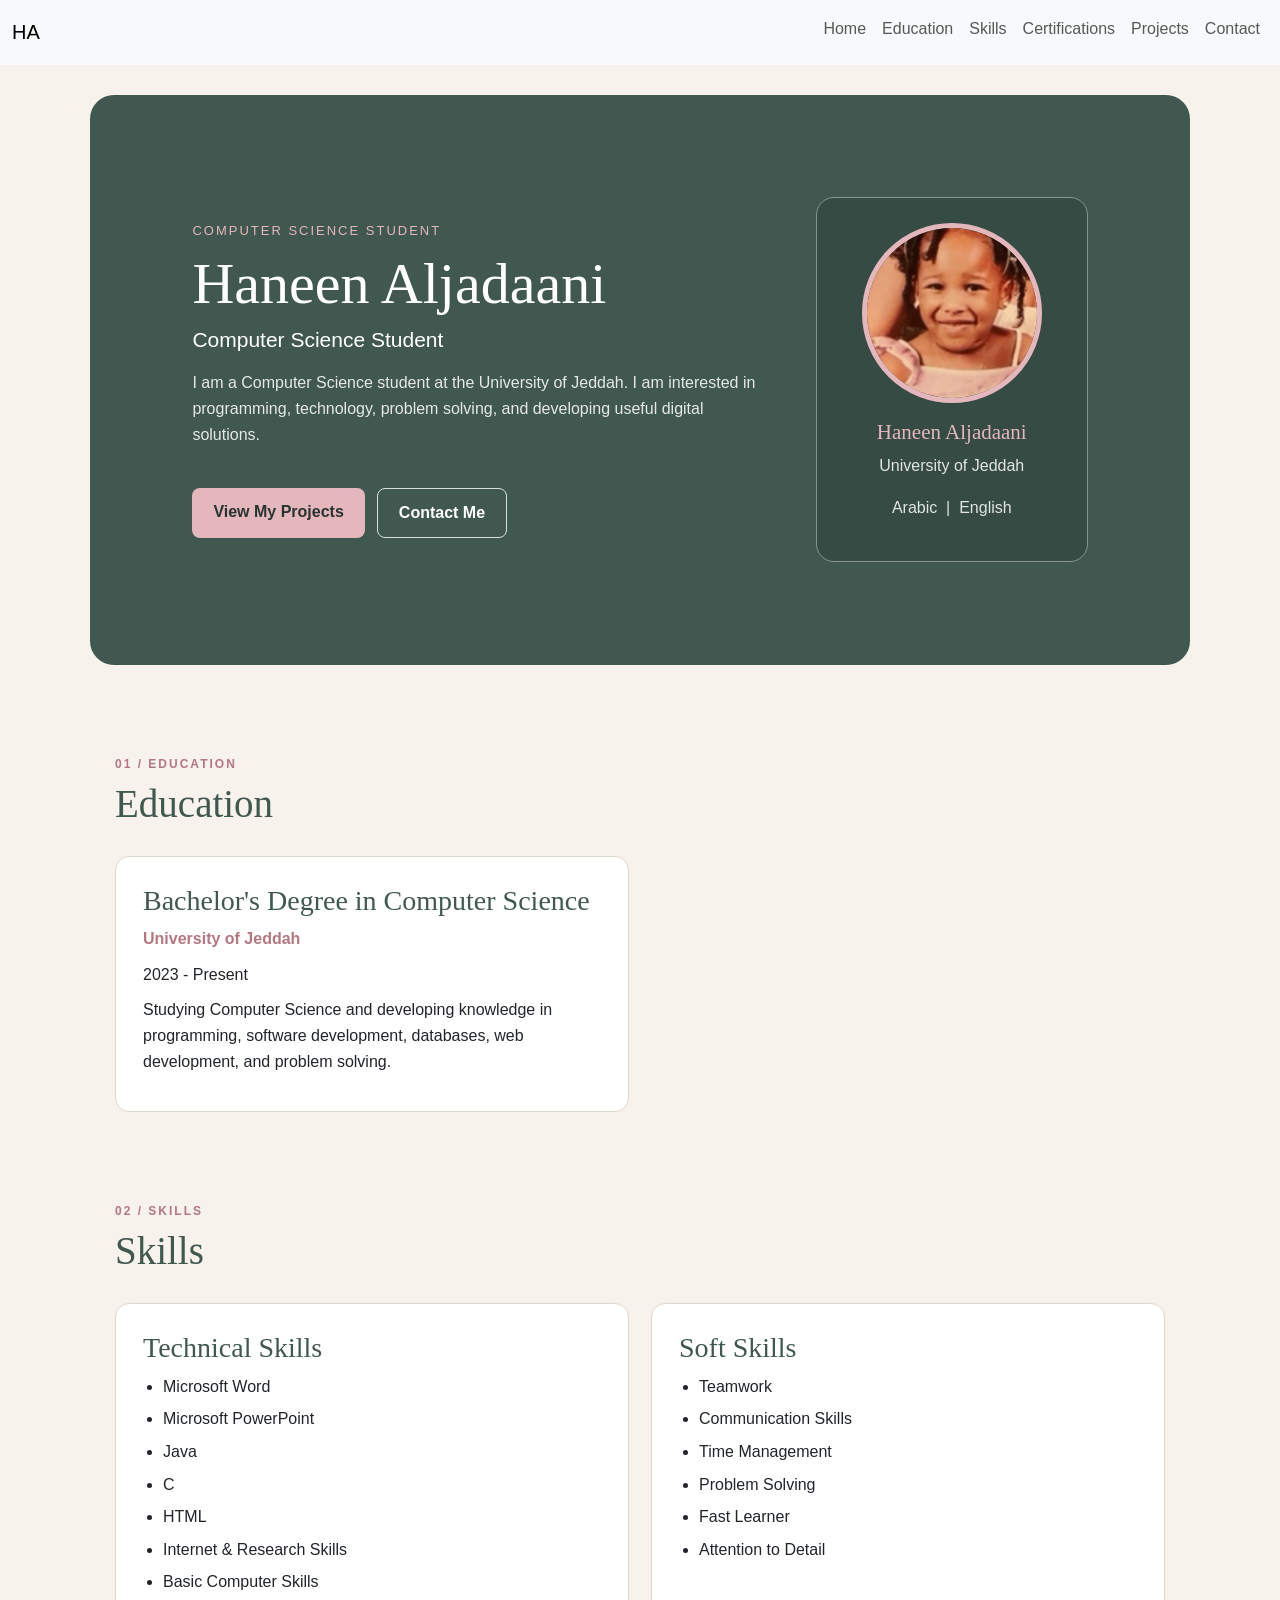
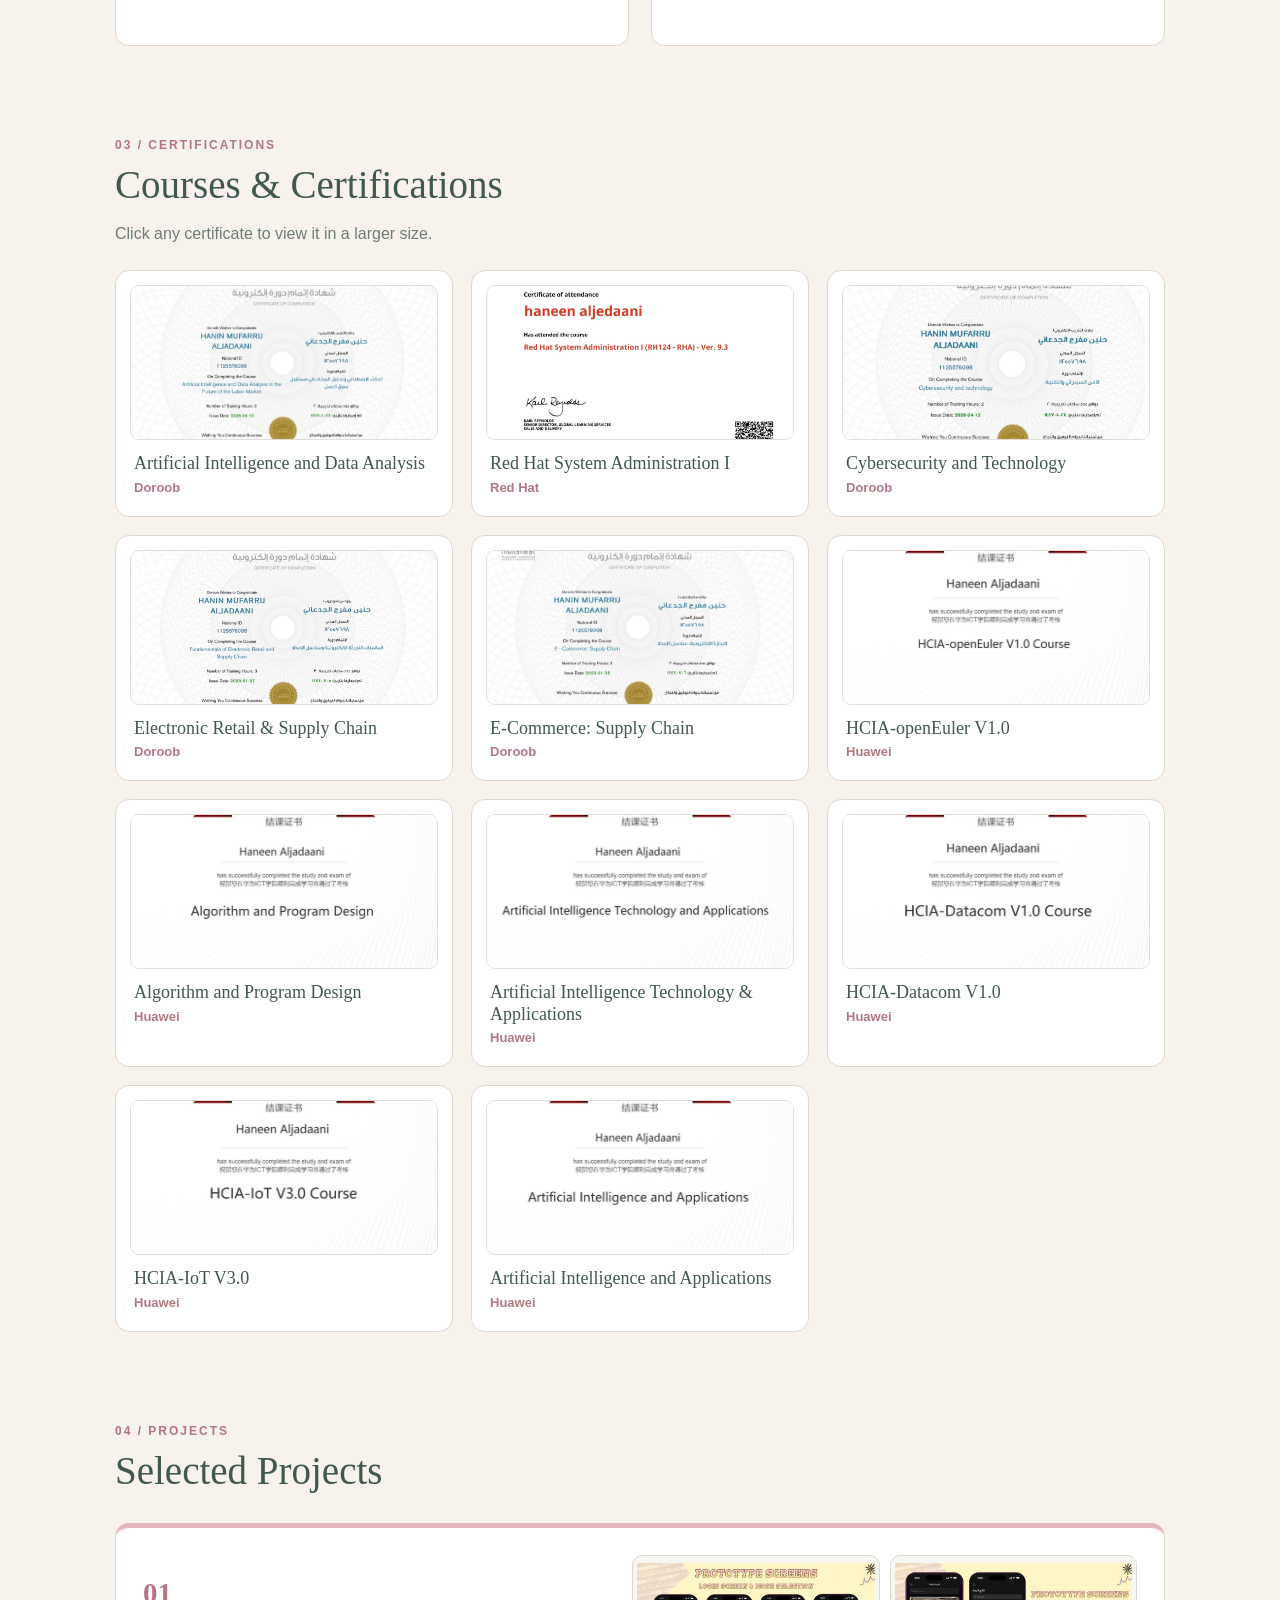
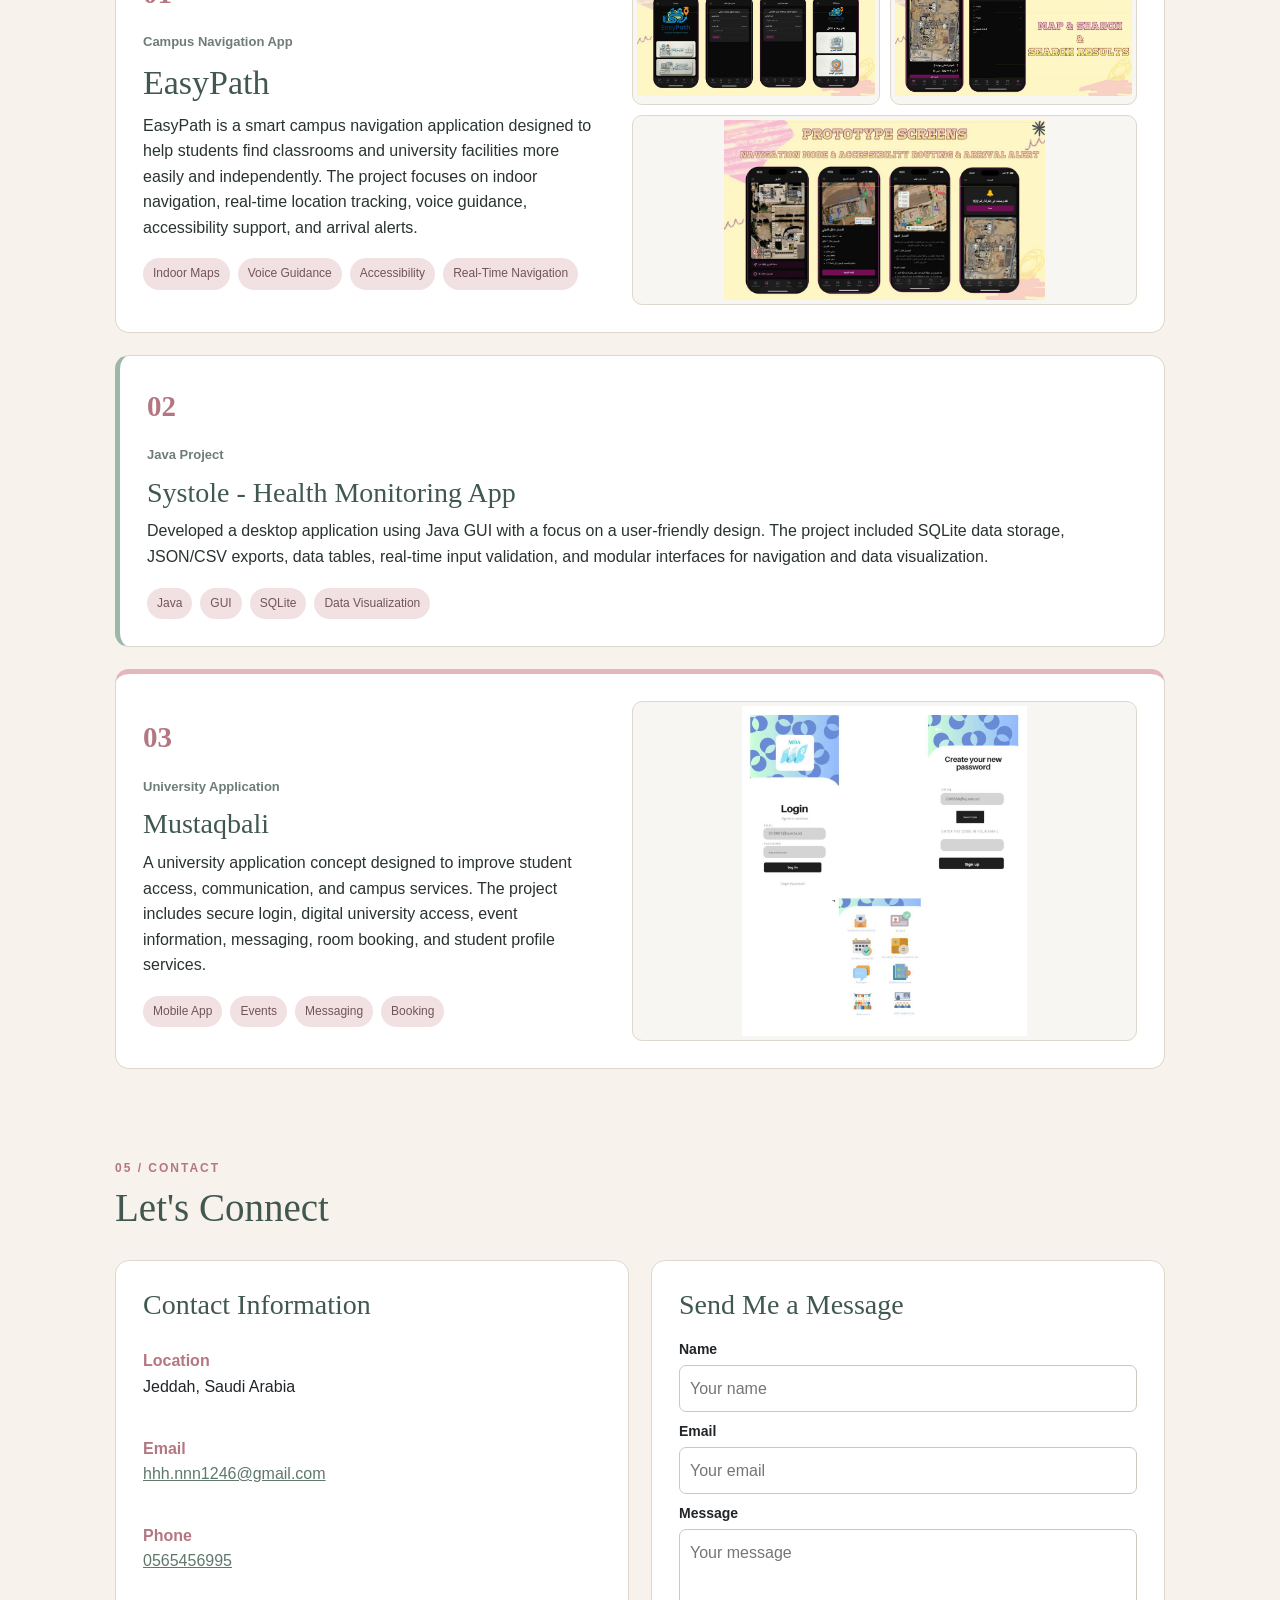
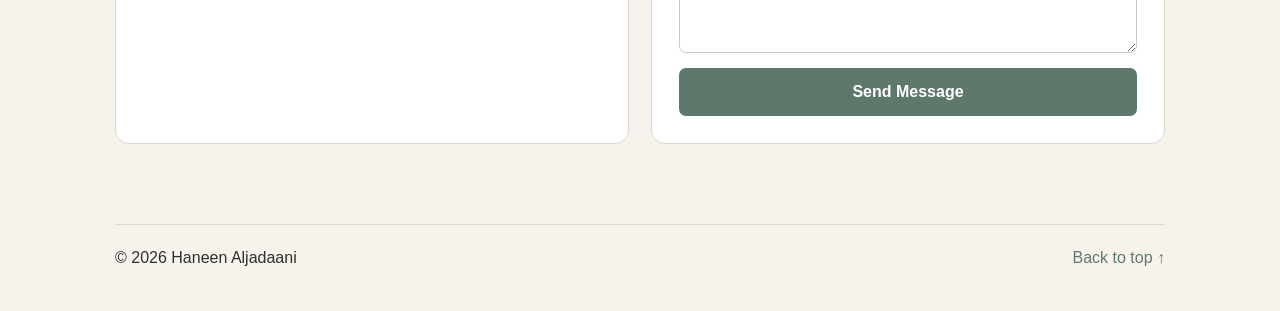
<file: index.html>
<!DOCTYPE html>
<html lang="en">
<head>
    <meta charset="UTF-8">
    <meta name="viewport" content="width=device-width, initial-scale=1.0">

    <title>Haneen Aljadaani - Resume</title>

    <!-- Bootstrap CSS -->
    <link
        href="https://cdn.jsdelivr.net/npm/bootstrap@5.3.3/dist/css/bootstrap.min.css"
        rel="stylesheet">

    <!-- My CSS -->
    <link rel="stylesheet" href="cssweb.css">
</head>

<body>

<!-- ==================== NAVBAR ==================== -->

<nav class="navbar navbar-expand-lg bg-body-tertiary">
    <div class="container-fluid">

        <a class="navbar-brand" href="#home">
            HA
        </a>

        <button
            class="navbar-toggler"
            type="button"
            data-bs-toggle="collapse"
            data-bs-target="#mainNavbar"
            aria-controls="mainNavbar"
            aria-expanded="false"
            aria-label="Toggle navigation">

            <span class="navbar-toggler-icon"></span>

        </button>

        <div class="collapse navbar-collapse" id="mainNavbar">

            <ul class="navbar-nav ms-auto mb-2 mb-lg-0">

                <li class="nav-item">
                    <a class="nav-link" href="#home">Home</a>
                </li>

                <li class="nav-item">
                    <a class="nav-link" href="#education">Education</a>
                </li>

                <li class="nav-item">
                    <a class="nav-link" href="#skills">Skills</a>
                </li>

                <li class="nav-item">
                    <a class="nav-link" href="#certifications">
                        Certifications
                    </a>
                </li>

                <li class="nav-item">
                    <a class="nav-link" href="#projects">Projects</a>
                </li>

                <li class="nav-item">
                    <a class="nav-link" href="#contact">Contact</a>
                </li>

            </ul>

        </div>
    </div>
</nav>


<!-- ==================== MAIN ==================== -->

<main>

    <!-- ==================== HOME ==================== -->

    <section id="home" class="home">

        <div class="home-text">

            <p class="small-title">
                COMPUTER SCIENCE STUDENT
            </p>

            <h1>
                Haneen <span>Aljadaani</span>
            </h1>

            <h2>
                Computer Science Student
            </h2>

            <p class="intro">
                I am a Computer Science student at the University of Jeddah.
                I am interested in programming, technology, problem solving,
                and developing useful digital solutions.
            </p>

            <div class="home-buttons">

                <a class="button" href="#projects">
                    View My Projects
                </a>

                <a class="button button-light" href="#contact">
                    Contact Me
                </a>

            </div>

        </div>


        <div class="profile">

            <div class="photo-frame">

                <img
                    src="haneen.png"
                    alt="Haneen Aljadaani profile photo">

            </div>

            <h3>
                Haneen Aljadaani
            </h3>

            <p>
                University of Jeddah
            </p>

            <p>
                Arabic &nbsp;|&nbsp; English
            </p>

        </div>

    </section>


    <!-- ==================== EDUCATION ==================== -->

    <section id="education" class="section">

        <p class="section-label">
            01 / EDUCATION
        </p>

        <h2 class="section-title">
            Education
        </h2>


        <div class="two-columns">

            <article class="card">

                <h3>
                    Bachelor's Degree in Computer Science
                </h3>

                <p class="highlight">
                    University of Jeddah
                </p>

                <p>
                    2023 - Present
                </p>

                <p>
                    Studying Computer Science and developing knowledge
                    in programming, software development, databases,
                    web development, and problem solving.
                </p>

            </article>

        </div>

    </section>


    <!-- ==================== SKILLS ==================== -->

    <section id="skills" class="section">

        <p class="section-label">
            02 / SKILLS
        </p>

        <h2 class="section-title">
            Skills
        </h2>


        <div class="two-columns">

            <!-- Technical Skills -->

            <article class="card skill-card">

                <h3>
                    Technical Skills
                </h3>

                <ul>

                    <li>
                        Microsoft Word
                    </li>

                    <li>
                        Microsoft PowerPoint
                    </li>

                    <li>
                        Java
                    </li>

                    <li>
                        C
                    </li>

                    <li>
                        HTML
                    </li>

                    <li>
                        Internet & Research Skills
                    </li>

                    <li>
                        Basic Computer Skills
                    </li>

                </ul>

            </article>


            <!-- Soft Skills -->

            <article class="card skill-card">

                <h3>
                    Soft Skills
                </h3>

                <ul>

                    <li>
                        Teamwork
                    </li>

                    <li>
                        Communication Skills
                    </li>

                    <li>
                        Time Management
                    </li>

                    <li>
                        Problem Solving
                    </li>

                    <li>
                        Fast Learner
                    </li>

                    <li>
                        Attention to Detail
                    </li>

                </ul>

            </article>

        </div>

    </section>


    <!-- ==================== CERTIFICATIONS ==================== -->

    <section id="certifications" class="section">

        <p class="section-label">
            03 / CERTIFICATIONS
        </p>

        <h2 class="section-title">
            Courses & Certifications
        </h2>

        <p class="section-note">
            Click any certificate to view it in a larger size.
        </p>


        <div class="cert-grid">


            <!-- DOROOB 1 -->

            <a
                class="certificate-card"
                href="doroob-1.jpg"
                target="_blank">

                <img
                    src="doroob-1.jpg"
                    alt="Artificial Intelligence and Data Analysis certificate">

                <h3>
                    Artificial Intelligence and Data Analysis
                </h3>

                <p>
                    Doroob
                </p>

            </a>


            <!-- DOROOB 2 -->

            <a
                class="certificate-card"
                href="doroob-2.jpg"
                target="_blank">

                <img
                    src="doroob-2.jpg"
                    alt="Red Hat System Administration I certificate">

                <h3>
                    Red Hat System Administration I
                </h3>

                <p>
                    Red Hat
                </p>

            </a>


            <!-- DOROOB 3 -->

            <a
                class="certificate-card"
                href="doroob-3.jpg"
                target="_blank">

                <img
                    src="doroob-3.jpg"
                    alt="Cybersecurity and Technology certificate">

                <h3>
                    Cybersecurity and Technology
                </h3>

                <p>
                    Doroob
                </p>

            </a>


            <!-- DOROOB 4 -->

            <a
                class="certificate-card"
                href="doroob-4.jpg"
                target="_blank">

                <img
                    src="doroob-4.jpg"
                    alt="Electronic Retail and Supply Chain certificate">

                <h3>
                    Electronic Retail & Supply Chain
                </h3>

                <p>
                    Doroob
                </p>

            </a>


            <!-- DOROOB 5 -->

            <a
                class="certificate-card"
                href="doroob-5.jpg"
                target="_blank">

                <img
                    src="doroob-5.jpg"
                    alt="E-Commerce Supply Chain certificate">

                <h3>
                    E-Commerce: Supply Chain
                </h3>

                <p>
                    Doroob
                </p>

            </a>


            <!-- HUAWEI 1 -->

            <a
                class="certificate-card"
                href="huawei-1.jpg"
                target="_blank">

                <img
                    src="huawei-1.jpg"
                    alt="HCIA-openEuler V1.0 certificate">

                <h3>
                    HCIA-openEuler V1.0
                </h3>

                <p>
                    Huawei
                </p>

            </a>


            <!-- HUAWEI 2 -->

            <a
                class="certificate-card"
                href="huawei-2.jpg"
                target="_blank">

                <img
                    src="huawei-2.jpg"
                    alt="Algorithm and Program Design certificate">

                <h3>
                    Algorithm and Program Design
                </h3>

                <p>
                    Huawei
                </p>

            </a>


            <!-- HUAWEI 3 -->

            <a
                class="certificate-card"
                href="huawei-3.jpg"
                target="_blank">

                <img
                    src="huawei-3.jpg"
                    alt="Artificial Intelligence Technology and Applications certificate">

                <h3>
                    Artificial Intelligence Technology & Applications
                </h3>

                <p>
                    Huawei
                </p>

            </a>


            <!-- HUAWEI 4 -->

            <a
                class="certificate-card"
                href="huawei-4.jpg"
                target="_blank">

                <img
                    src="huawei-4.jpg"
                    alt="HCIA-Datacom V1.0 certificate">

                <h3>
                    HCIA-Datacom V1.0
                </h3>

                <p>
                    Huawei
                </p>

            </a>


            <!-- HUAWEI 5 -->

            <a
                class="certificate-card"
                href="huawei-5.jpg"
                target="_blank">

                <img
                    src="huawei-5.jpg"
                    alt="HCIA-IoT V3.0 certificate">

                <h3>
                    HCIA-IoT V3.0
                </h3>

                <p>
                    Huawei
                </p>

            </a>


            <!-- HUAWEI 6 -->

            <a
                class="certificate-card"
                href="huawei-6.jpg"
                target="_blank">

                <img
                    src="huawei-6.jpg"
                    alt="Artificial Intelligence and Applications certificate">

                <h3>
                    Artificial Intelligence and Applications
                </h3>

                <p>
                    Huawei
                </p>

            </a>

        </div>

    </section>


    <!-- ==================== PROJECTS ==================== -->

    <section id="projects" class="section">

        <p class="section-label">
            04 / PROJECTS
        </p>

        <h2 class="section-title">
            Selected Projects
        </h2>


        <!-- EasyPath -->

        <article class="featured-project">

            <div class="project-content">

                <p class="project-number">
                    01
                </p>

                <p class="project-type">
                    Campus Navigation App
                </p>

                <h3>
                    EasyPath
                </h3>

                <p>
                    EasyPath is a smart campus navigation application
                    designed to help students find classrooms and
                    university facilities more easily and independently.
                    The project focuses on indoor navigation, real-time
                    location tracking, voice guidance, accessibility
                    support, and arrival alerts.
                </p>


                <div class="project-tags">

                    <span>
                        Indoor Maps
                    </span>

                    <span>
                        Voice Guidance
                    </span>

                    <span>
                        Accessibility
                    </span>

                    <span>
                        Real-Time Navigation
                    </span>

                </div>

            </div>


            <div class="project-images">

                <img
                    src="easypath-12.jpg"
                    alt="EasyPath prototype login and mode selection screens">

                <img
                    src="easypath-13.jpg"
                    alt="EasyPath map and search prototype screens">

                <img
                    src="easypath-14.jpg"
                    alt="EasyPath navigation and accessibility prototype screens">

            </div>

        </article>


        <!-- Systole -->

        <article class="project second-project">

            <div>

                <p class="project-number">
                    02
                </p>

                <p class="project-type">
                    Java Project
                </p>

                <h3>
                    Systole - Health Monitoring App
                </h3>

                <p>
                    Developed a desktop application using Java GUI
                    with a focus on a user-friendly design. The project
                    included SQLite data storage, JSON/CSV exports,
                    data tables, real-time input validation, and
                    modular interfaces for navigation and data visualization.
                </p>

            </div>


            <div class="project-tags">

                <span>
                    Java
                </span>

                <span>
                    GUI
                </span>

                <span>
                    SQLite
                </span>

                <span>
                    Data Visualization
                </span>

            </div>

        </article>


        <!-- Mustaqbali -->

        <article class="project third-project">

            <div class="project-content">

                <p class="project-number">
                    03
                </p>

                <p class="project-type">
                    University Application
                </p>

                <h3>
                    Mustaqbali
                </h3>

                <p>
                    A university application concept designed to improve
                    student access, communication, and campus services.
                    The project includes secure login, digital university
                    access, event information, messaging, room booking,
                    and student profile services.
                </p>


                <div class="project-tags">

                    <span>
                        Mobile App
                    </span>

                    <span>
                        Events
                    </span>

                    <span>
                        Messaging
                    </span>

                    <span>
                        Booking
                    </span>

                </div>

            </div>


            <div class="project-images mustaqbali-images">

                <img
                    src="mustaqbali-overview.png"
                    alt="Mustaqbali prototype showing login, password recovery, and services screens">

            </div>

        </article>

    </section>


    <!-- ==================== CONTACT ==================== -->

    <section id="contact" class="section">

        <p class="section-label">
            05 / CONTACT
        </p>

        <h2 class="section-title">
            Let's Connect
        </h2>


        <div class="contact">


            <!-- Contact Information -->

            <article class="card contact-card">

                <h3>
                    Contact Information
                </h3>

                <p>
                    <strong>Location</strong>
                    <br>
                    Jeddah, Saudi Arabia
                </p>

                <p>
                    <strong>Email</strong>
                    <br>

                    <a href="mailto:hhh.nnn1246@gmail.com">
                        hhh.nnn1246@gmail.com
                    </a>

                </p>

                <p>
                    <strong>Phone</strong>
                    <br>

                    <a href="tel:+966565456995">
                        0565456995
                    </a>

                </p>

            </article>


            <!-- Contact Form -->

            <article class="card">

                <h3>
                    Send Me a Message
                </h3>

                <form action="#" method="post">

                    <label for="name">
                        Name
                    </label>

                    <input
                        type="text"
                        id="name"
                        name="name"
                        placeholder="Your name">


                    <label for="email">
                        Email
                    </label>

                    <input
                        type="email"
                        id="email"
                        name="email"
                        placeholder="Your email">


                    <label for="message">
                        Message
                    </label>

                    <textarea
                        id="message"
                        name="message"
                        rows="4"
                        placeholder="Your message"></textarea>


                    <button type="submit">
                        Send Message
                    </button>

                </form>

            </article>

        </div>

    </section>

</main>


<!-- ==================== FOOTER ==================== -->

<footer>

    <p>
        © 2026 Haneen Aljadaani
    </p>

    <a href="#home">
        Back to top ↑
    </a>

</footer>


<!-- Bootstrap JavaScript -->
<script
    src="https://cdn.jsdelivr.net/npm/bootstrap@5.3.3/dist/js/bootstrap.bundle.min.js">
</script>

</body>
</html>
</file>
<file: cssweb.css>
/* General Style */
* {
    box-sizing: border-box;
    margin: 0;
    padding: 0;
}

html {
    scroll-behavior: smooth;
}

body {
    font-family: Arial, sans-serif;
    background-color: #f7f2eb;
    color: #29332f;
    line-height: 1.6;
}

a {
    color: #5f786c;
}

/* Header */
header {
    width: 90%;
    margin: 22px auto;
    padding: 14px 22px;
    background-color: #ffffff;
    border: 1px solid #ded7ce;
    border-radius: 14px;
    display: flex;
    justify-content: space-between;
    align-items: center;
}

.logo {
    width: 45px;
    height: 45px;
    border-radius: 50%;
    background-color: #40584f;
    color: white;
    display: flex;
    justify-content: center;
    align-items: center;
    text-decoration: none;
    font-weight: bold;
}

nav {
    display: flex;
    gap: 24px;
}

nav a {
    color: #35413d;
    text-decoration: none;
    font-size: 14px;
}

nav a:hover {
    color: #b47782;
}

/* Home */
.home {
    width: 90%;
    max-width: 1100px;
    min-height: 570px;
    margin: 30px auto;
    padding: 70px 8%;
    background-color: #40584f;
    color: white;
    border-radius: 24px;
    display: flex;
    justify-content: space-between;
    align-items: center;
    gap: 55px;
}

.home-text {
    max-width: 610px;
}

.small-title {
    color: #e4b7bd;
    font-size: 13px;
    letter-spacing: 2px;
    margin-bottom: 12px;
}

.home h1 {
    font-family: Georgia, serif;
    font-size: 58px;
    line-height: 1.05;
    margin-bottom: 12px;
}

.home h1 span {
    color: white;
}

.home h2 {
    font-size: 21px;
    font-weight: normal;
    margin-bottom: 18px;
}

.intro {
    color: #e5e9e6;
    max-width: 590px;
}

.home-buttons {
    display: flex;
    gap: 12px;
    flex-wrap: wrap;
}

.button {
    display: inline-block;
    margin-top: 25px;
    padding: 11px 21px;
    background-color: #e4b7bd;
    color: #29332f;
    text-decoration: none;
    border-radius: 8px;
    font-weight: bold;
}

.button:hover {
    background-color: #f0d0d4;
}

.button-light {
    background-color: transparent;
    color: white;
    border: 1px solid #d9e0dc;
}

.button-light:hover {
    background-color: white;
    color: #40584f;
}

.profile {
    width: 280px;
    padding: 25px;
    text-align: center;
    border: 1px solid #87968e;
    border-radius: 18px;
    background-color: #354b44;
}

.photo-frame {
    width: 180px;
    height: 180px;
    margin: 0 auto 17px;
    border-radius: 50%;
    overflow: hidden;
    border: 5px solid #e4b7bd;
}

.profile img {
    width: 100%;
    height: 100%;
    object-fit: cover;
    object-position: center 18%;
}

.profile h3 {
    font-family: Georgia, serif;
    font-size: 21px;
    color: #e4b7bd;
}

.profile p {
    color: #e1e5e2;
}

/* Sections */
.section {
    width: 90%;
    max-width: 1050px;
    margin: 90px auto 0;
}

.section-label {
    color: #b47782;
    font-size: 12px;
    font-weight: bold;
    letter-spacing: 2px;
    margin-bottom: 7px;
}

.section-title {
    font-family: Georgia, serif;
    font-size: 39px;
    color: #40584f;
    margin-bottom: 28px;
}

.two-columns,
.projects,
.contact {
    display: grid;
    grid-template-columns: 1fr 1fr;
    gap: 22px;
}

.card,
.project,
.featured-project {
    background-color: white;
    border: 1px solid #ded7ce;
    border-radius: 14px;
    padding: 27px;
}

.card h3,
.project h3,
.featured-project h3 {
    font-family: Georgia, serif;
    color: #40584f;
    margin-bottom: 9px;
}

.card p {
    margin-bottom: 10px;
}

.highlight {
    color: #b47782;
    font-weight: bold;
}

ul {
    padding-left: 20px;
}

li {
    margin-bottom: 7px;
}


/* Certifications */
.section-note {
    color: #6e7d77;
    margin-top: -16px;
    margin-bottom: 24px;
}

.cert-grid {
    display: grid;
    grid-template-columns: repeat(3, 1fr);
    gap: 18px;
}

.certificate-card {
    background-color: white;
    border: 1px solid #ded7ce;
    border-radius: 14px;
    padding: 14px;
    text-decoration: none;
    color: #29332f;
    transition: transform 0.2s ease, box-shadow 0.2s ease;
}

.certificate-card:hover {
    transform: translateY(-4px);
    box-shadow: 0 10px 25px rgba(64, 88, 79, 0.12);
}

.certificate-card img {
    width: 100%;
    height: 155px;
    object-fit: cover;
    object-position: center;
    border-radius: 9px;
    border: 1px solid #e4ddd5;
    background-color: #f7f2eb;
}

.certificate-card h3 {
    font-family: Georgia, serif;
    color: #40584f;
    font-size: 18px;
    margin: 13px 4px 3px;
}

.certificate-card p {
    color: #b47782;
    font-size: 13px;
    font-weight: bold;
    margin: 0 4px 3px;
}

/* Projects */
.featured-project {
    border-top: 5px solid #e4b7bd;
    display: grid;
    grid-template-columns: 1fr 1.1fr;
    gap: 30px;
    align-items: center;
}

.project-number {
    color: #b47782;
    font-family: Georgia, serif;
    font-size: 29px;
    font-weight: bold;
}

.project-type {
    color: #6e7d77;
    font-size: 13px;
    font-weight: bold;
    margin: 7px 0 10px;
}

.featured-project h3 {
    font-size: 34px;
}

.project-tags {
    display: flex;
    gap: 8px;
    flex-wrap: wrap;
    margin-top: 18px;
}

.project-tags span {
    padding: 6px 10px;
    background-color: #f2e1e3;
    color: #70545a;
    border-radius: 20px;
    font-size: 12px;
}

.project-images {
    display: grid;
    grid-template-columns: 1fr 1fr;
    gap: 10px;
}

.project-images img {
    width: 100%;
    height: 150px;
    object-fit: contain;
    object-position: center;
    background-color: #f8f6f2;
    border-radius: 10px;
    border: 1px solid #ded7ce;
    padding: 4px;
}

.project-images img:last-child {
    grid-column: 1 / 3;
    height: 190px;
}

.second-project {
    margin-top: 22px;
    border-left: 5px solid #9db8aa;
}



.third-project {
    margin-top: 22px;
    border-top: 5px solid #e4b7bd;
    display: grid;
    grid-template-columns: 1fr 1.1fr;
    gap: 30px;
    align-items: center;
}

.mustaqbali-images {
    grid-template-columns: 1fr;
}

.mustaqbali-images img {
    width: 100%;
    height: auto;
    max-height: 340px;
    object-fit: contain;
    object-position: center;
    background-color: #f8f6f2;
}

.mustaqbali-images img:last-child {
    height: auto;
}

/* Contact */
.contact-card p {
    margin: 18px 0;
}

.contact-card strong {
    color: #b47782;
}

form {
    display: flex;
    flex-direction: column;
}

label {
    margin-top: 8px;
    margin-bottom: 4px;
    font-weight: bold;
    font-size: 14px;
}

input,
textarea {
    width: 100%;
    padding: 10px;
    border: 1px solid #ccc8c0;
    border-radius: 7px;
    font-family: Arial, sans-serif;
}

textarea {
    resize: vertical;
}

button {
    margin-top: 15px;
    padding: 11px;
    border: none;
    border-radius: 7px;
    background-color: #5f786c;
    color: white;
    font-weight: bold;
    cursor: pointer;
}

button:hover {
    background-color: #40584f;
}

/* Footer */
footer {
    width: 90%;
    max-width: 1050px;
    margin: 80px auto 25px;
    padding-top: 20px;
    border-top: 1px solid #ded7ce;
    display: flex;
    justify-content: space-between;
}

footer a {
    text-decoration: none;
}

/* 992px */
@media (max-width: 992px) {
    .home {
        padding: 60px 6%;
    }

    .home h1 {
        font-size: 48px;
    }

    .featured-project,
    .third-project {
        grid-template-columns: 1fr;
    }
}

/* 768px */
@media (max-width: 768px) {
    header {
        flex-direction: column;
        gap: 15px;
    }

    nav {
        flex-wrap: wrap;
        justify-content: center;
        gap: 12px 18px;
    }

    .home {
        flex-direction: column;
        text-align: center;
    }

    .home-text {
        max-width: 100%;
    }

    .home-buttons {
        justify-content: center;
    }

    .profile {
        width: 100%;
        max-width: 320px;
    }

    .two-columns,
    .projects,
    .contact,
    .cert-grid {
        grid-template-columns: 1fr;
    }

    .featured-project,
    .third-project {
        grid-template-columns: 1fr;
    }

    .project-images img,
    .mustaqbali-images img,
    .project-images img:last-child,
    .mustaqbali-images img:last-child {
        height: 180px;
    }
}

/* 576px */
@media (max-width: 576px) {
    header,
    .home,
    .section,
    footer {
        width: 94%;
    }

    .home {
        padding: 45px 24px;
    }

    .home h1 {
        font-size: 39px;
    }

    .section {
        margin-top: 60px;
    }

    .section-title {
        font-size: 32px;
    }

    .photo-frame {
        width: 145px;
        height: 145px;
    }

    .card,
    .project,
    .featured-project {
        padding: 22px;
    }

    .cert-grid {
        grid-template-columns: 1fr 1fr;
    }

    .project-images {
        grid-template-columns: 1fr;
    }

    .project-images img,
    .project-images img:last-child {
        grid-column: auto;
        height: 190px;
    }

    footer {
        flex-direction: column;
        text-align: center;
        gap: 8px;
    }
}
</file>
